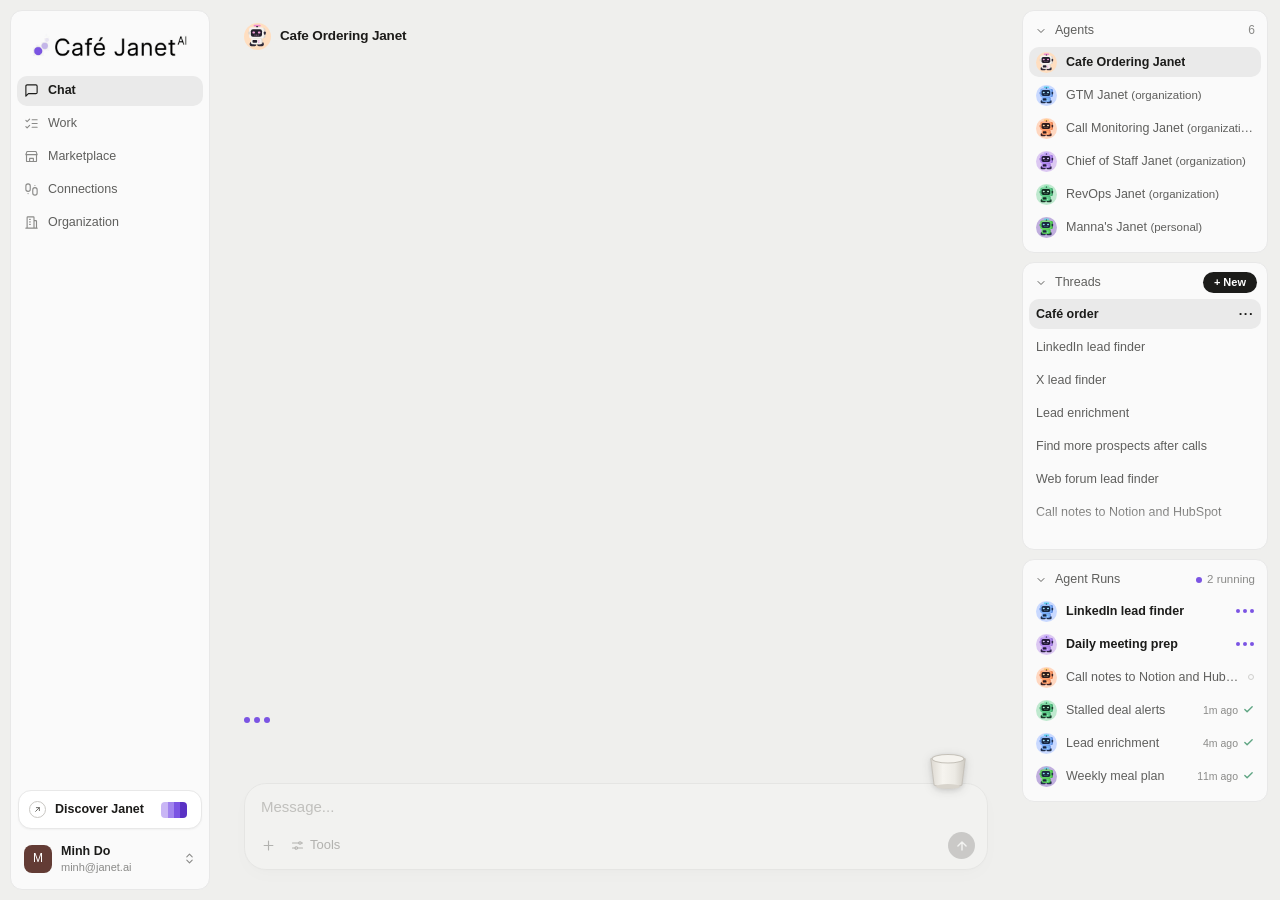
<file: index.html>
<!DOCTYPE html>
<html lang="en">
<head>
<meta charset="utf-8" />
<meta name="viewport" content="width=device-width, initial-scale=1, viewport-fit=cover" />
<title>Janet — Café Popup</title>
<link rel="stylesheet" href="assets/chrome.css" />
<link rel="stylesheet" href="assets/drinks.css" />
<style>
  .scroll {
    flex: 1;
    min-height: 0;
    overflow-y: auto;
    display: flex;
    flex-direction: column;
    padding: 12px 24px 16px;
  }

  .thread {
    width: 100%;
    display: flex;
    flex-direction: column;
    gap: 18px;
    margin-top: auto;
  }

  /* ---------- messages ---------- */
  .msg { display: flex; }
  .msg.user { justify-content: flex-end; }

  .msg.user .user-col {
    display: flex;
    flex-direction: column;
    align-items: flex-end;
    max-width: 78%;
    min-width: 0;
  }

  .msg.user .user-view {
    display: flex;
    flex-direction: column;
    align-items: flex-end;
    width: 100%;
  }

  .msg.user .bubble {
    background: #d8d6d3;
    border: 1px solid rgba(28, 27, 25, .1);
    border-radius: 16px;
    padding: 9px 16px;
    white-space: pre-wrap;
    word-break: break-word;
    box-shadow: 0 1px 2px rgba(28, 27, 25, .04);
  }

  .msg-actions {
    display: flex;
    align-items: center;
    gap: 1px;
    margin-top: 5px;
    padding-right: 1px;
    color: #8e8e93;
    font-size: 12px;
    line-height: 1;
    opacity: 0;
    pointer-events: none;
    transition: opacity .15s ease;
  }

  .msg.user:not(.locked):hover .msg-actions,
  .msg.user:not(.locked):focus-within .msg-actions {
    opacity: 1;
    pointer-events: auto;
  }

  .msg.user.locked .msg-actions {
    display: none;
  }

  .msg-time {
    margin-right: 7px;
    font-size: 12px;
    letter-spacing: -.01em;
  }

  .msg-act {
    display: grid;
    place-items: center;
    width: 22px;
    height: 22px;
    border: 0;
    background: transparent;
    color: inherit;
    cursor: pointer;
    border-radius: 5px;
    padding: 0;
    transition: color .12s ease, background .12s ease;
  }

  .msg-act svg { width: 14px; height: 14px; display: block; }

  .msg-act:hover { color: #636366; background: rgba(0, 0, 0, .045); }
  .msg-act:disabled { opacity: .35; cursor: default; background: transparent; }

  .user-edit {
    display: flex;
    flex-direction: column;
    align-items: flex-end;
    width: 100%;
  }

  .edit-shell {
    display: flex;
    flex-direction: column;
    align-items: stretch;
    max-width: 100%;
  }

  .edit-field {
    width: auto;
    max-width: 100%;
    min-width: 0;
    box-sizing: border-box;
    background: #fff;
    border: 1px solid #7eb8f7;
    border-radius: 16px;
    box-shadow: 0 0 0 3px rgba(126, 184, 247, .22);
    padding: 9px 16px;
    font: inherit;
    font-size: 15px;
    line-height: 1.4;
    color: var(--ink);
    outline: none;
    resize: none;
    overflow: hidden;
  }

  .edit-bar {
    display: flex;
    align-items: center;
    gap: 10px;
    margin-top: 8px;
  }

  .edit-info {
    display: grid;
    place-items: center;
    width: 18px;
    height: 18px;
    flex: none;
    color: #8e8e93;
  }

  .edit-info svg { width: 15px; height: 15px; display: block; }

  .edit-cancel {
    border: 0;
    background: transparent;
    font: inherit;
    font-size: 13px;
    color: #1c1b19;
    cursor: pointer;
    padding: 4px 2px;
  }

  .edit-cancel:hover { color: #000; }

  .edit-save {
    margin-left: auto;
    font: inherit;
    font-size: 13px;
    font-weight: 600;
    color: #fff;
    background: #8e8e93;
    border: 0;
    border-radius: 999px;
    padding: 6px 18px;
    cursor: pointer;
    transition: background .14s ease;
  }

  .edit-save:hover { background: #7a7a7e; }
  .edit-save:disabled { opacity: .45; cursor: default; }

  .msg.agent .bubble {
    max-width: 90%;
    font-size: 16.5px;
    line-height: 1.65;
    letter-spacing: -.005em;
    white-space: pre-wrap;
    word-break: break-word;
  }

  .msg, .tool-row, .options { animation: rise .22s ease-out; }

  @keyframes rise {
    from { opacity: 0; transform: translateY(5px); }
    to { opacity: 1; transform: none; }
  }

  /* ---------- typing indicator ---------- */
  .typing {
    display: inline-flex;
    align-items: center;
    gap: 4px;
    height: 22px;
  }

  .typing i {
    width: 6px;
    height: 6px;
    border-radius: 50%;
    background: var(--brand);
    animation: blink 1.2s infinite ease-in-out;
  }

  .typing i:nth-child(2) { animation-delay: .18s; }
  .typing i:nth-child(3) { animation-delay: .36s; }

  @keyframes blink {
    0%, 60%, 100% { opacity: .28; transform: translateY(0); }
    30% { opacity: 1; transform: translateY(-2px); }
  }

  /* ---------- tool / theater rows ---------- */
  .tool-row {
    display: flex;
    align-items: center;
    gap: 10px;
    font-size: 13px;
    color: #6d6c68;
    background: #fff;
    border: 1px solid var(--line);
    border-radius: 14px;
    padding: 9px 14px;
    align-self: flex-start;
    max-width: 100%;
    box-shadow: 0 1px 2px rgba(28, 27, 25, .03);
  }

  .tool-row.is-ok { color: #3f3e3b; }
  .tool-row.is-ok .tick { color: var(--brand); }
  .tool-row.is-warn { color: #8a6d3b; border-color: #ecdfc4; background: #fdfaf2; }

  .tool-row + .tool-row { margin-top: -12px; }

  .tool-row .typing {
    width: 22px;
    flex: none;
    justify-content: flex-start;
  }

  .spinner {
    width: 13px;
    height: 13px;
    flex: none;
    border-radius: 50%;
    border: 2px solid rgba(123, 84, 227, .2);
    border-top-color: var(--brand);
    animation: spin .7s linear infinite;
  }

  @keyframes spin { to { transform: rotate(360deg); } }

  .tick { width: 13px; height: 13px; flex: none; }

  /* ---------- drink options: product panels ---------- */
  .options {
    display: grid;
    grid-template-columns: repeat(auto-fit, minmax(272px, 1fr));
    gap: 14px;
    width: 100%;
    align-items: stretch;
  }

  .drink-card {
    display: flex;
    flex-direction: column;
    text-align: left;
    background: #f2f1ef;
    border: 1px solid var(--line);
    border-radius: 18px;
    overflow: hidden;
    cursor: pointer;
    box-shadow: 0 1px 2px rgba(28, 27, 25, .03);
    transition: transform .14s ease, border-color .14s ease, box-shadow .14s ease;
    font-size: 12.5px;
    line-height: 1.35;
    color: var(--nav-sub);
  }

  .drink-card:hover {
    border-color: rgba(123, 84, 227, .42);
    transform: translateY(-2px);
    box-shadow: 0 2px 4px rgba(28, 27, 25, .04), 0 10px 22px rgba(123, 84, 227, .14);
  }

  .drink-card.is-locked {
    opacity: .45;
    cursor: default;
    transform: none;
    box-shadow: none;
    border-color: var(--line);
  }

  .dc-title {
    font-size: 12.5px;
    font-weight: 600;
    letter-spacing: normal;
    line-height: 1.35;
    color: var(--nav-ink);
    margin: 0 0 8px;
  }

  .dc-tags {
    display: flex;
    flex-wrap: wrap;
    gap: 5px;
  }

  .dc-tag {
    font-size: 10.5px;
    font-weight: 500;
    line-height: 1;
    padding: 5px 7px;
    border-radius: 4px;
    border: 1px solid #d3d2cf;
    color: var(--nav-sub);
    white-space: nowrap;
  }

  .dc-tag.is-brand {
    background: var(--brand-soft);
    border-color: rgba(123, 84, 227, .35);
    color: var(--brand);
    font-weight: 600;
  }

  /* header: identity on the left, the glass on the right */
  .dc-head {
    display: flex;
    align-items: flex-start;
    gap: 14px;
    padding: 16px 18px 14px;
  }

  .dc-info { flex: 1; min-width: 0; }

  .dc-art { flex: none; width: 78px; }

  .dc-art .drink-art { width: 100%; height: auto; display: block; }

  .dc-body {
    background: #fff;
    border-radius: 18px 18px 0 0;
    padding: 16px 18px 18px;
    flex: 1;
    display: flex;
    flex-direction: column;
    gap: 18px;
  }

  .dc-desc {
    font-size: 12.5px;
    font-weight: 500;
    line-height: 1.45;
    color: var(--nav-sub);
    margin: 0;
  }

  .dc-pick {
    display: block;
    margin-top: auto;
    padding: 9px 13px;
    border-radius: 13px;
    background: #fff;
    border: 1px solid var(--panel-edge);
    box-shadow: 0 1px 2px rgba(28, 27, 25, .04);
    font: inherit;
    font-size: 12.5px;
    font-weight: 600;
    letter-spacing: normal;
    color: var(--ink);
    text-align: center;
    transition: transform .16s ease, box-shadow .16s ease, border-color .16s ease;
  }

  .drink-card:hover .dc-pick {
    transform: translateY(-1px);
    box-shadow: 0 2px 4px rgba(28, 27, 25, .06), 0 8px 18px rgba(123, 84, 227, .12);
  }

  .drink-card.is-locked .dc-pick {
    opacity: .45;
    transform: none;
    box-shadow: 0 1px 2px rgba(28, 27, 25, .04);
  }

  /* ---------- composer ---------- */
  .composer-wrap {
    position: relative;
    padding: 36px 24px 20px;
  }

  .composer-teacup {
    position: absolute;
    top: -28px;
    right: 28px;
    width: 72px;
    height: 82px;
    pointer-events: none;
    z-index: 3;
    filter: drop-shadow(0 2px 5px rgba(28, 27, 25, .14)) drop-shadow(0 1px 2px rgba(28, 27, 25, .08));
  }

  .composer-teacup .tc-steam {
    fill: none;
    stroke: #a8a6a2;
    stroke-width: 1.3;
    stroke-linecap: round;
    opacity: 0;
    animation: tcSteam 3.2s ease-in-out infinite;
  }

  .composer-teacup .tc-steam:nth-child(1) { animation-delay: 0s; }
  .composer-teacup .tc-steam:nth-child(2) { animation-delay: 1.1s; }
  .composer-teacup .tc-steam:nth-child(3) { animation-delay: 2.2s; }

  @keyframes tcSteam {
    0% { opacity: 0; transform: translateY(2px); }
    12% { opacity: .65; }
    75% { opacity: .2; transform: translateY(-16px); }
    100% { opacity: 0; transform: translateY(-22px); }
  }

  .composer-teacup .tc-body { fill: url(#tcCeramic); stroke: #c4c0b8; stroke-width: 0.7; }
  .composer-teacup .tc-tea { fill: #5a8a52; }
  .composer-teacup .tc-rim { fill: #f5f3ee; stroke: #c4c0b8; stroke-width: 0.8; }
  .composer-teacup .tc-inner { fill: none; stroke: #4a7244; stroke-width: 0.5; opacity: .45; }
  .composer-teacup .tc-base { fill: #d8d4cc; }

  .composer {
    position: relative;
    z-index: 1;
    width: 100%;
    background: var(--card);
    border: 1px solid var(--line);
    border-radius: 22px;
    padding: 12px 12px 10px 16px;
    box-shadow: 0 1px 2px rgba(28, 27, 25, .02), 0 6px 18px rgba(28, 27, 25, .03);
    transition: border-color .18s ease, box-shadow .18s ease, opacity .15s ease;
  }

  .composer:focus-within {
    border-color: rgba(123, 84, 227, .38);
    box-shadow: 0 0 0 3px rgba(123, 84, 227, .1), 0 6px 18px rgba(28, 27, 25, .05);
  }

  .composer.disabled { opacity: .6; }

  .composer textarea {
    width: 100%;
    border: 0;
    outline: none;
    resize: none;
    background: transparent;
    font: inherit;
    font-size: 15px;
    line-height: 1.4;
    color: var(--ink);
    max-height: 140px;
    padding: 0;
  }

  .composer textarea::placeholder { color: #a3a29e; }

  .composer-bar {
    display: flex;
    align-items: center;
    gap: 14px;
    margin-top: 9px;
    color: var(--muted);
    font-size: 13px;
  }

  .composer-bar .ghost {
    display: inline-flex;
    align-items: center;
    gap: 5px;
    padding: 3px 7px;
    margin: -3px -7px;
    border-radius: 8px;
    cursor: default;
    transition: background .14s ease, color .14s ease;
  }

  .composer-bar .ghost:hover { background: var(--hover); color: #55534f; }

  .composer-bar .grow { flex: 1; }

  .send {
    width: 27px;
    height: 27px;
    border-radius: 50%;
    border: 0;
    background: var(--accent);
    color: #fff;
    display: grid;
    place-items: center;
    cursor: pointer;
    transition: background .2s ease, box-shadow .2s ease, opacity .15s ease;
  }

  .send.ready {
    background: var(--brand);
    box-shadow:
      0 0 0 3px rgba(123, 84, 227, .22),
      0 0 18px rgba(123, 84, 227, .48);
  }

  .send:disabled { opacity: .3; cursor: default; box-shadow: none; }

  .drink-card:focus-visible,
  .send:focus-visible {
    outline: 2px solid var(--brand);
    outline-offset: 3px;
  }

  @media (max-width: 780px) {
    .scroll, .composer-wrap { padding-left: 16px; padding-right: 16px; }
    .composer-teacup {
      right: 16px;
      width: 56px;
      height: 64px;
      top: -20px;
    }
  }

  @media (max-width: 420px) {
    .composer-teacup { display: none; }
  }
</style>
</head>
<body>
<!-- Illustrated agent avatar. Fills are driven by custom properties so each
     .bot variant re-colours the same drawing; inline style is required because
     var() is not allowed in SVG presentation attributes. -->
<svg class="sprite" aria-hidden="true" focusable="false"><symbol id="jbot" viewBox="0 0 24 24">
  <rect x="8.5" y=".7" width="7" height="1.8" rx=".9" style="fill:var(--r-crest)" />
  <rect x="11.1" y="1.9" width="1.8" height="2.2" rx=".6" style="fill:var(--r-limb)" />
  <rect x="16.6" y="3.9" width="3.6" height="10.2" rx="1.6" style="fill:var(--r-shade)" />
  <rect x="4" y="3.3" width="14.6" height="11.2" rx="2.7" style="fill:var(--r-shell)" />
  <rect x="18.6" y="7.3" width="1.9" height="3.4" rx=".95" style="fill:var(--r-limb)" />
  <rect x="3.2" y="7.5" width="1.6" height="3" rx=".8" style="fill:var(--r-shade)" />
  <rect x="5.8" y="5.2" width="11" height="7.4" rx="2" style="fill:var(--r-visor)" />
  <rect x="7.3" y="7.4" width="2.6" height="1.9" rx=".95" style="fill:var(--r-glow)" />
  <rect x="12.7" y="7.4" width="2.6" height="1.9" rx=".95" style="fill:var(--r-glow)" />
  <g style="fill:var(--r-glow)" opacity=".5">
    <rect x="9.3" y="10.4" width="1.1" height="1.1" rx=".35" />
    <rect x="10.9" y="10.4" width="1.1" height="1.1" rx=".35" />
    <rect x="12.5" y="10.4" width="1.1" height="1.1" rx=".35" />
  </g>
  <rect x="6.4" y="3.9" width="9.6" height="1" rx=".5" fill="#fff" opacity=".26" />
  <rect x="4.6" y="17.9" width="6.6" height="4.1" rx="1.7" style="fill:var(--r-limb)" />
  <rect x="12" y="17.9" width="6.6" height="4.1" rx="1.7" style="fill:var(--r-limb)" />
  <rect x="7.6" y="14.1" width="9.8" height="5.9" rx="1.9" style="fill:var(--r-shade)" />
  <rect x="5.9" y="14.4" width="10.4" height="5.7" rx="1.9" style="fill:var(--r-shell)" />
  <rect x="7.4" y="15.7" width="4.6" height="2.8" rx=".85" style="fill:var(--r-visor)" />
  <circle cx="13.7" cy="16.6" r=".65" style="fill:var(--r-crest)" />
  <circle cx="13.7" cy="18.3" r=".65" style="fill:var(--r-glow)" />
</symbol></svg>

<div class="app">
  <aside class="rail">
    <div class="rail-brand">
      <img class="logo" src="assets/logo.png?v=6" alt="Café Janet AI" />
    </div>

    <div class="rail-item active">
      <svg width="15" height="15" viewBox="0 0 24 24" fill="none" stroke="currentColor" stroke-width="1.8" stroke-linecap="round" stroke-linejoin="round"><path d="M21 15a2 2 0 0 1-2 2H7l-4 4V5a2 2 0 0 1 2-2h14a2 2 0 0 1 2 2z" /></svg>
      Chat
    </div>
    <div class="rail-item">
      <svg width="15" height="15" viewBox="0 0 24 24" fill="none" stroke="currentColor" stroke-width="1.8" stroke-linecap="round" stroke-linejoin="round"><path d="m3 17 2 2 4-4M3 7l2 2 4-4M13 6h8M13 12h8M13 18h8" /></svg>
      Work
    </div>
    <div class="rail-item">
      <svg width="15" height="15" viewBox="0 0 24 24" fill="none" stroke="currentColor" stroke-width="1.8" stroke-linecap="round" stroke-linejoin="round"><path d="M3 9h18l-1.5-4.5A1 1 0 0 0 18.5 4h-13a1 1 0 0 0-1 .5zM4 9v10a1 1 0 0 0 1 1h14a1 1 0 0 0 1-1V9M9 20v-5h6v5" /></svg>
      Marketplace
    </div>
    <div class="rail-item">
      <svg width="15" height="15" viewBox="0 0 24 24" fill="none" stroke="currentColor" stroke-width="1.8" stroke-linecap="round" stroke-linejoin="round"><rect x="3" y="3" width="7" height="12" rx="3.5" /><rect x="14" y="9" width="7" height="12" rx="3.5" /><path d="M6.5 18.5v.01M17.5 5.5v.01" /></svg>
      Connections
    </div>
    <div class="rail-item">
      <svg width="15" height="15" viewBox="0 0 24 24" fill="none" stroke="currentColor" stroke-width="1.8" stroke-linecap="round" stroke-linejoin="round"><path d="M5 21V4a1 1 0 0 1 1-1h9a1 1 0 0 1 1 1v17M16 9h3a1 1 0 0 1 1 1v11M3 21h18M9 7h1M9 11h1M9 15h1" /></svg>
      Organization
    </div>

    <div class="rail-spacer"></div>

    <a class="discover" href="https://janet.ai" target="_blank" rel="noopener noreferrer">
      <span class="ne" aria-hidden="true">
        <svg viewBox="0 0 24 24" fill="none" stroke="currentColor" stroke-width="2.6" stroke-linecap="round" stroke-linejoin="round"><path d="M7 17 17 7M9 7h8v8" /></svg>
      </span>
      Discover Janet
      <span class="gradient" aria-hidden="true"></span>
    </a>

    <div class="rail-user">
      <span class="swatch">M</span>
      <span class="who"><b>Minh Do</b><small>minh@janet.ai</small></span>
      <svg class="chevron" width="13" height="13" viewBox="0 0 24 24" fill="none" stroke="currentColor" stroke-width="2" stroke-linecap="round" stroke-linejoin="round"><path d="m7 15 5 5 5-5M7 9l5-5 5 5" /></svg>
    </div>
  </aside>

  <main class="main">
    <header class="topbar">
      <span class="bot cafe" aria-hidden="true"><svg viewBox="0 0 24 24"><use href="#jbot" /></svg></span>
      <strong>Cafe Ordering Janet</strong>
    </header>

    <div class="scroll" id="scroll">
      <div class="thread" id="thread" aria-live="polite"></div>
    </div>

    <div class="composer-wrap" id="composerWrap">
      <svg class="composer-teacup" viewBox="0 0 54 62" aria-hidden="true" focusable="false">
        <defs>
          <linearGradient id="tcCeramic" x1="0" y1="0" x2="1" y2="0">
            <stop offset="0%" stop-color="#ddd9d2" />
            <stop offset="35%" stop-color="#f6f4ef" />
            <stop offset="70%" stop-color="#eceae4" />
            <stop offset="100%" stop-color="#cfcbc3" />
          </linearGradient>
        </defs>
        <path class="tc-steam" d="M19 6 Q14 -2 18 -10" />
        <path class="tc-steam" d="M27 4 Q27 -4 28 -12" />
        <path class="tc-steam" d="M35 6 Q40 -2 36 -10" />
        <ellipse class="tc-tea" cx="27" cy="30" rx="10.5" ry="2.6" />
        <ellipse class="tc-inner" cx="27" cy="30.5" rx="8.5" ry="1.6" />
        <path class="tc-body" d="M14 30 L16.5 50 Q27 54.5 37.5 50 L40 30 Z" />
        <ellipse class="tc-rim" cx="27" cy="30" rx="12" ry="3.2" />
        <ellipse class="tc-base" cx="27" cy="51" rx="9" ry="1.8" />
      </svg>
      <form class="composer" id="composer" autocomplete="off">
        <textarea id="input" rows="1" placeholder="Message..." aria-label="Message"></textarea>
        <div class="composer-bar">
          <span class="ghost">
            <svg width="15" height="15" viewBox="0 0 24 24" fill="none" stroke="currentColor" stroke-width="1.8" stroke-linecap="round"><path d="M12 5v14M5 12h14" /></svg>
          </span>
          <span class="ghost">
            <svg width="15" height="15" viewBox="0 0 24 24" fill="none" stroke="currentColor" stroke-width="1.8" stroke-linecap="round"><path d="M4 8h10M18 8h2M4 16h4M12 16h8" /><circle cx="16" cy="8" r="2" /><circle cx="10" cy="16" r="2" /></svg>
            Tools
          </span>
          <span class="grow"></span>
          <button class="send" id="send" type="submit" aria-label="Send">
            <svg width="14" height="14" viewBox="0 0 24 24" fill="none" stroke="currentColor" stroke-width="2.4" stroke-linecap="round" stroke-linejoin="round"><path d="M12 19V5M5 12l7-7 7 7" /></svg>
          </button>
        </div>
      </form>
    </div>

    <section class="done-screen hidden" id="done">
      <div class="receipt">
        <div class="receipt-tear is-top" aria-hidden="true"></div>
        <div class="receipt-body">
          <div class="receipt-head">
            <div class="receipt-art" id="receiptArt" aria-hidden="true"></div>
            <p class="receipt-brand">Tea Haus</p>
            <h1 class="receipt-drink" id="receiptDrink">Your drink</h1>
          </div>

          <dl class="receipt-rows">
            <div><dt>Name</dt><dd id="receiptName">&mdash;</dd></div>
            <div><dt>Email</dt><dd id="receiptEmail">&mdash;</dd></div>
            <div><dt>Company</dt><dd id="receiptCompany">&mdash;</dd></div>
          </dl>

          <p class="receipt-note">Check your email for confirmation and a surprise :)</p>

          <div class="done-actions">
            <button class="restart" id="restart" type="button">Start new order</button>
            <a class="discover" href="https://janet.ai" target="_blank" rel="noopener noreferrer">
              <span class="ne" aria-hidden="true">
                <svg viewBox="0 0 24 24" fill="none" stroke="currentColor" stroke-width="2.6" stroke-linecap="round" stroke-linejoin="round"><path d="M7 17 17 7M9 7h8v8" /></svg>
              </span>
              Discover Janet
              <span class="gradient" aria-hidden="true"></span>
            </a>
          </div>
        </div>
        <div class="receipt-tear is-bottom" aria-hidden="true"></div>
      </div>
    </section>
  </main>

  <aside class="side">
    <div class="panel">
      <div class="panel-head">
        <svg width="12" height="12" viewBox="0 0 24 24" fill="none" stroke="currentColor" stroke-width="2" stroke-linecap="round" stroke-linejoin="round"><path d="m6 9 6 6 6-6" /></svg>
        Agents
        <span class="count">6</span>
      </div>
      <div class="panel-list">
        <div class="panel-item active">
          <span class="bot cafe" aria-hidden="true"><svg viewBox="0 0 24 24"><use href="#jbot" /></svg></span>
          <span class="name">Cafe Ordering Janet</span>
        </div>
        <div class="panel-item">
          <span class="bot gtm" aria-hidden="true"><svg viewBox="0 0 24 24"><use href="#jbot" /></svg></span>
          <span class="name">GTM Janet <span class="suffix">(organization)</span></span>
        </div>
        <div class="panel-item">
          <span class="bot calls" aria-hidden="true"><svg viewBox="0 0 24 24"><use href="#jbot" /></svg></span>
          <span class="name">Call Monitoring Janet <span class="suffix">(organization)</span></span>
        </div>
        <div class="panel-item">
          <span class="bot chief" aria-hidden="true"><svg viewBox="0 0 24 24"><use href="#jbot" /></svg></span>
          <span class="name">Chief of Staff Janet <span class="suffix">(organization)</span></span>
        </div>
        <div class="panel-item">
          <span class="bot revops" aria-hidden="true"><svg viewBox="0 0 24 24"><use href="#jbot" /></svg></span>
          <span class="name">RevOps Janet <span class="suffix">(organization)</span></span>
        </div>
        <div class="panel-item">
          <span class="bot personal" aria-hidden="true"><svg viewBox="0 0 24 24"><use href="#jbot" /></svg></span>
          <span class="name">Manna's Janet <span class="suffix">(personal)</span></span>
        </div>
      </div>
    </div>

    <div class="panel panel-threads">
      <div class="panel-head">
        <svg width="12" height="12" viewBox="0 0 24 24" fill="none" stroke="currentColor" stroke-width="2" stroke-linecap="round" stroke-linejoin="round"><path d="m6 9 6 6 6-6" /></svg>
        Threads
        <button class="new-pill" type="button" tabindex="-1">+ New</button>
      </div>
      <div class="panel-list-fade">
      <div class="panel-list">
        <div class="panel-item active">
          <span class="name">Café order</span>
          <span class="dots">···</span>
        </div>
        <div class="panel-item">
          <span class="name">LinkedIn lead finder</span>
        </div>
        <div class="panel-item">
          <span class="name">X lead finder</span>
        </div>
        <div class="panel-item">
          <span class="name">Lead enrichment</span>
        </div>
        <div class="panel-item">
          <span class="name">Find more prospects after calls</span>
        </div>
        <div class="panel-item">
          <span class="name">Web forum lead finder</span>
        </div>
        <div class="panel-item">
          <span class="name">Call notes to Notion and HubSpot</span>
        </div>
        <div class="panel-item">
          <span class="name">Post-call items to Notion doc</span>
        </div>
        <div class="panel-item">
          <span class="name">Post-call items to Linear tickets</span>
        </div>
        <div class="panel-item">
          <span class="name">Daily meeting prep</span>
        </div>
        <div class="panel-item">
          <span class="name">Urgent email alerts</span>
        </div>
        <div class="panel-item">
          <span class="name">Daily inbox triage</span>
        </div>
        <div class="panel-item">
          <span class="name">Customer emails to tickets</span>
        </div>
        <div class="panel-item">
          <span class="name">Daily standup digest</span>
        </div>
        <div class="panel-item">
          <span class="name">Stalled deal alerts</span>
        </div>
      </div>
      </div>
    </div>

    <div class="panel panel-runs">
      <div class="panel-head">
        <svg width="12" height="12" viewBox="0 0 24 24" fill="none" stroke="currentColor" stroke-width="2" stroke-linecap="round" stroke-linejoin="round"><path d="m6 9 6 6 6-6" /></svg>
        Agent Runs
        <span class="runs-live"><i aria-hidden="true"></i><span class="runs-count"><span id="runsCount">0</span> running</span></span>
      </div>
      <div class="panel-list runs-list" id="runsList"></div>
    </div>
  </aside>
</div>

<script src="assets/config.js"></script>
<script src="assets/drinks.js"></script>
<script>
const TYPING_MS = 1500;
const THEATER_MS = 2400;

const ICON_EDIT =
  '<svg viewBox="0 0 24 24" fill="none" stroke="currentColor" stroke-width="1.8" ' +
  'stroke-linecap="round" stroke-linejoin="round"><path d="M12 20h9" />' +
  '<path d="M16.5 3.5a2.12 2.12 0 0 1 3 3L7 19l-4 1 1-4Z" /></svg>';

const ICON_COPY =
  '<svg viewBox="0 0 24 24" fill="none" stroke="currentColor" stroke-width="1.8" ' +
  'stroke-linecap="round" stroke-linejoin="round"><rect x="9" y="9" width="13" height="13" rx="2" />' +
  '<path d="M5 15H4a2 2 0 0 1-2-2V4a2 2 0 0 1 2-2h9a2 2 0 0 1 2 2v1" /></svg>';

const ICON_INFO =
  '<svg viewBox="0 0 24 24" fill="none" stroke="currentColor" stroke-width="1.8" ' +
  'stroke-linecap="round" stroke-linejoin="round"><circle cx="12" cy="12" r="9" />' +
  '<path d="M12 11v5M12 8h.01" /></svg>';

const EDITABLE_FIELDS = new Set(["firstName", "lastName", "email", "company"]);
const EMAIL_RE = /^[^\s@]+@[^\s@]+\.[^\s@]+$/;

const thread = document.getElementById("thread");
const scroller = document.getElementById("scroll");
const composer = document.getElementById("composer");
const composerWrap = document.getElementById("composerWrap");
const input = document.getElementById("input");
const sendBtn = document.getElementById("send");
const doneScreen = document.getElementById("done");
const restartBtn = document.getElementById("restart");
const receiptArt = document.getElementById("receiptArt");
const receiptDrink = document.getElementById("receiptDrink");
const receiptName = document.getElementById("receiptName");
const receiptEmail = document.getElementById("receiptEmail");
const receiptCompany = document.getElementById("receiptCompany");

let step = "firstName";
let order = { firstName: "", lastName: "", email: "", company: "", drink: "" };
let pickedDrink = null;

const wait = (ms) => new Promise((r) => setTimeout(r, ms));

function escapeHtml(str) {
  return String(str)
    .replace(/&/g, "&amp;")
    .replace(/</g, "&lt;")
    .replace(/>/g, "&gt;")
    .replace(/"/g, "&quot;")
    .replace(/'/g, "&#39;");
}

function scrollToEnd() {
  scroller.scrollTop = scroller.scrollHeight;
}

function addMessage(who, text) {
  const row = document.createElement("div");
  row.className = "msg " + who;
  const bubble = document.createElement("div");
  bubble.className = "bubble";
  bubble.innerHTML = escapeHtml(text).replace(/\n/g, "<br />");
  row.appendChild(bubble);
  thread.appendChild(row);
  scrollToEnd();
  return row;
}

function setBubbleText(bubble, text) {
  bubble.innerHTML = escapeHtml(text).replace(/\n/g, "<br />");
}

function lockUserMessageActions(wrap) {
  wrap.classList.add("locked");
  wrap.querySelectorAll(".msg-act").forEach((btn) => {
    btn.disabled = true;
  });
}

function lockOtherUserMessages(keepWrap) {
  thread.querySelectorAll(".msg.user[data-field]").forEach((wrap) => {
    if (wrap !== keepWrap) lockUserMessageActions(wrap);
  });
}

function lockAllUserMessageActions() {
  thread.querySelectorAll(".msg.user[data-field]").forEach(lockUserMessageActions);
}

function findFollowingAgentMessage(userWrap) {
  let el = userWrap.nextElementSibling;
  while (el) {
    if (el.classList.contains("msg") && el.classList.contains("agent")) return el;
    if (el.classList.contains("options")) return null;
    el = el.nextElementSibling;
  }
  return null;
}

function isValidEmail(value) {
  const email = String(value).trim();
  if (!EMAIL_RE.test(email)) return false;
  if (email.includes("..")) return false;
  const domain = email.slice(email.lastIndexOf("@") + 1);
  if (!domain || domain.startsWith(".") || domain.endsWith(".")) return false;
  const tld = domain.split(".").pop();
  return /^[a-zA-Z]{2,}$/.test(tld);
}

function getAgentTextForField(field) {
  if (field === "firstName") return "Nice to meet you, " + order.firstName + "! And your last name?";
  if (field === "lastName") return "What email should we send the confirmation to?";
  if (field === "email") return "Got it. Where do you work?";
  if (field === "company") return "All set. What drink can I get you?";
  return null;
}

async function regenerateFollowingAgent(userWrap, field) {
  const agentRow = findFollowingAgentMessage(userWrap);
  const text = getAgentTextForField(field);
  if (!agentRow || !text) return;

  const current = agentRow.querySelector(".bubble")?.textContent;
  if (current === text) return;

  agentRow.innerHTML = '<div class="typing"><i></i><i></i><i></i></div>';
  scrollToEnd();
  await wait(TYPING_MS);

  agentRow.innerHTML = "";
  const bubble = document.createElement("div");
  bubble.className = "bubble";
  setBubbleText(bubble, text);
  agentRow.appendChild(bubble);
  scrollToEnd();
}

async function copyText(text) {
  try {
    await navigator.clipboard.writeText(text);
  } catch {
    const ta = document.createElement("textarea");
    ta.value = text;
    ta.style.position = "fixed";
    ta.style.left = "-9999px";
    document.body.appendChild(ta);
    ta.select();
    document.execCommand("copy");
    ta.remove();
  }
}

function addUserMessage(text, field) {
  const wrap = document.createElement("div");
  wrap.className = "msg user";
  if (field) wrap.dataset.field = field;

  const col = document.createElement("div");
  col.className = "user-col";

  const view = document.createElement("div");
  view.className = "user-view";

  const bubble = document.createElement("div");
  bubble.className = "bubble";
  setBubbleText(bubble, text);
  view.appendChild(bubble);

  if (field && EDITABLE_FIELDS.has(field)) {
    const actions = document.createElement("div");
    actions.className = "msg-actions";
    actions.innerHTML =
      '<span class="msg-time">just now</span>' +
      '<button class="msg-act" type="button" data-act="edit" aria-label="Edit">' + ICON_EDIT + "</button>" +
      '<button class="msg-act" type="button" data-act="copy" aria-label="Copy">' + ICON_COPY + "</button>";

    const edit = document.createElement("div");
    edit.className = "user-edit hidden";
    edit.innerHTML =
      '<div class="edit-shell">' +
      '<textarea class="edit-field" rows="1" aria-label="Edit message"></textarea>' +
      '<div class="edit-bar">' +
      '<span class="edit-info" aria-hidden="true">' + ICON_INFO + "</span>" +
      '<button class="edit-cancel" type="button">Cancel</button>' +
      '<button class="edit-save" type="button">Save</button>' +
      "</div></div>";

    const editField = edit.querySelector(".edit-field");
    const saveBtn = edit.querySelector(".edit-save");
    let editBaseW = 0;
    let editBaseH = 0;

    function syncEditSize() {
      editField.style.width = "0px";
      editField.style.height = "0px";
      const w = Math.max(editBaseW, editField.scrollWidth + 2);
      const h = Math.max(editBaseH, Math.min(editField.scrollHeight, 200));
      editField.style.width = w + "px";
      editField.style.height = h + "px";
    }

    function closeEdit() {
      edit.classList.add("hidden");
      view.classList.remove("hidden");
    }

    function openEdit() {
      if (wrap.classList.contains("locked")) return;
      editField.value = bubble.textContent;
      editBaseW = bubble.offsetWidth;
      editBaseH = bubble.offsetHeight;
      view.classList.add("hidden");
      edit.classList.remove("hidden");
      syncEditSize();
      editField.focus();
      editField.setSelectionRange(editField.value.length, editField.value.length);
    }

    actions.querySelector('[data-act="copy"]').addEventListener("click", () => {
      copyText(bubble.textContent);
    });

    actions.querySelector('[data-act="edit"]').addEventListener("click", openEdit);

    edit.querySelector(".edit-cancel").addEventListener("click", closeEdit);
    editField.addEventListener("input", syncEditSize);

    editField.addEventListener("keydown", (e) => {
      if (e.key === "Escape") {
        e.preventDefault();
        closeEdit();
      } else if (e.key === "Enter" && !e.shiftKey) {
        e.preventDefault();
        saveBtn.click();
      }
    });

    saveBtn.addEventListener("click", async () => {
      const next = editField.value.trim();
      if (!next) return;
      if (field === "email" && !isValidEmail(next)) {
        editField.focus();
        return;
      }
      const changed = next !== bubble.textContent;
      setBubbleText(bubble, next);
      order[field] = next;
      closeEdit();
      if (changed) await regenerateFollowingAgent(wrap, field);
      scrollToEnd();
    });

    view.appendChild(actions);
    col.append(view, edit);
  } else {
    col.appendChild(view);
  }

  wrap.appendChild(col);
  thread.appendChild(wrap);
  if (field && EDITABLE_FIELDS.has(field)) lockOtherUserMessages(wrap);
  scrollToEnd();
  return wrap;
}

function addTheaterRow(label) {
  const row = document.createElement("div");
  row.className = "tool-row";
  row.innerHTML =
    '<div class="typing"><i></i><i></i><i></i></div><span class="tool-label">' + escapeHtml(label) + "</span>";
  thread.appendChild(row);
  scrollToEnd();

  return {
    finish(nextLabel, ok = true) {
      row.className = "tool-row " + (ok ? "is-ok" : "is-warn");
      row.innerHTML =
        (ok
          ? '<svg class="tick" viewBox="0 0 24 24" fill="none" stroke="currentColor" stroke-width="3" stroke-linecap="round" stroke-linejoin="round"><path d="M20 6L9 17l-5-5"/></svg>'
          : '<svg class="tick" viewBox="0 0 24 24" fill="none" stroke="currentColor" stroke-width="2.6" stroke-linecap="round"><circle cx="12" cy="12" r="9"/><path d="M12 8v5M12 16.5v.01"/></svg>') +
        '<span class="tool-label">' + escapeHtml(nextLabel) + "</span>";
      scrollToEnd();
    },
  };
}

function addToolRow(label) {
  const row = document.createElement("div");
  row.className = "tool-row";
  row.innerHTML =
    '<span class="spinner"></span><span class="tool-label">' + escapeHtml(label) + "</span>";
  thread.appendChild(row);
  scrollToEnd();

  return {
    finish(nextLabel, ok = true) {
      row.className = "tool-row " + (ok ? "is-ok" : "is-warn");
      row.innerHTML =
        (ok
          ? '<svg class="tick" viewBox="0 0 24 24" fill="none" stroke="currentColor" stroke-width="3" stroke-linecap="round" stroke-linejoin="round"><path d="M20 6L9 17l-5-5"/></svg>'
          : '<svg class="tick" viewBox="0 0 24 24" fill="none" stroke="currentColor" stroke-width="2.6" stroke-linecap="round"><circle cx="12" cy="12" r="9"/><path d="M12 8v5M12 16.5v.01"/></svg>') +
        '<span class="tool-label">' + escapeHtml(nextLabel) + "</span>";
      scrollToEnd();
    },
  };
}

function setInputEnabled(enabled, placeholder) {
  input.disabled = !enabled;
  sendBtn.disabled = !enabled;
  composer.classList.toggle("disabled", !enabled);
  input.placeholder = placeholder || "Message...";
  syncSendButton();
  if (enabled) input.focus();
}

function syncSendButton() {
  const hasText = input.value.trim().length > 0;
  sendBtn.classList.toggle("ready", hasText && !input.disabled);
}

async function agentSay(text) {
  setInputEnabled(false);

  const row = document.createElement("div");
  row.className = "msg agent";
  row.innerHTML = '<div class="typing"><i></i><i></i><i></i></div>';
  thread.appendChild(row);
  scrollToEnd();

  await wait(TYPING_MS);

  row.innerHTML = "";
  const bubble = document.createElement("div");
  bubble.className = "bubble";
  bubble.innerHTML = escapeHtml(text).replace(/\n/g, "<br />");
  row.appendChild(bubble);
  scrollToEnd();
}

/* ---------------- theater: fake integration work ---------------- */
async function runTheater() {
  setInputEnabled(false, "Janet is working...");

  const connect = addTheaterRow("Connecting to Google Sheets integration");
  await wait(THEATER_MS);
  connect.finish("Connected to Google Sheets");

  const update = addTheaterRow("Updating Google Sheet (Café Orders)");
  await wait(THEATER_MS);
  update.finish("Google Sheet Updated: Café Orders");
}

/* ---------------- drink picker ---------------- */
function showDrinkOptions() {
  setInputEnabled(false, "Pick an option above");

  const wrap = document.createElement("div");
  wrap.className = "options";

  DRINKS.forEach((drink, i) => {
    const card = document.createElement("div");
    card.className = "drink-card";
    card.setAttribute("role", "button");
    card.tabIndex = 0;
    card.setAttribute("aria-label", "Choose " + drink.name);

    const tags =
      (drink.badge ? '<span class="dc-tag is-brand">' + escapeHtml(drink.badge) + "</span>" : "") +
      drink.tags.map((t) => '<span class="dc-tag">' + escapeHtml(t) + "</span>").join("");

    card.innerHTML =
      '<div class="dc-head">' +
      '<div class="dc-info">' +
      '<div class="dc-title">' + escapeHtml(drink.name) + "</div>" +
      (tags ? '<div class="dc-tags">' + tags + "</div>" : "") +
      "</div>" +
      '<div class="dc-art">' + cupArt(i, drink.art, drink.layers) + "</div>" +
      "</div>" +
      '<div class="dc-body">' +
      '<p class="dc-desc">' + escapeHtml(drink.desc) + "</p>" +
      '<span class="dc-pick">Order this drink</span>' +
      "</div>";

    function pick() {
      if (wrap.dataset.picked) return;
      wrap.dataset.picked = "1";
      wrap.querySelectorAll(".drink-card").forEach((c) => {
        c.classList.add("is-locked");
        c.tabIndex = -1;
      });
      wrap.remove();
      chooseDrink(drink);
    }

    card.addEventListener("click", pick);
    card.addEventListener("keydown", (e) => {
      if (e.key === "Enter" || e.key === " ") {
        e.preventDefault();
        pick();
      }
    });

    wrap.appendChild(card);
  });

  thread.appendChild(wrap);
  scrollToEnd();
}

async function chooseDrink(drink) {
  if (step !== "drink") return;
  step = "submit";
  pickedDrink = drink;
  order.drink = drink.name;
  lockAllUserMessageActions();
  addMessage("user", drink.name);

  const sending = addToolRow("Sending your order");
  const ok = await postOrder({
    timestamp: new Date().toISOString(),
    firstName: order.firstName,
    lastName: order.lastName,
    company: order.company,
    email: order.email,
    drink: order.drink,
  });
  sending.finish(ok ? "Order sent" : "Saved locally", ok);

  await wait(900);
  showDone();
}

/* ---------------- backend ---------------- */
async function postOrder(payload) {
  if (!SHEET_ENDPOINT) {
    console.warn("SHEET_ENDPOINT is not set — order not written to the sheet.", payload);
    return false;
  }

  try {
    const res = await fetch(SHEET_ENDPOINT, {
      method: "POST",
      // text/plain keeps this a "simple" request, so the browser skips the
      // CORS preflight that Apps Script web apps cannot answer.
      headers: { "Content-Type": "text/plain;charset=utf-8" },
      body: JSON.stringify(payload),
    });
    if (!res.ok) throw new Error("HTTP " + res.status);
    return true;
  } catch (err) {
    console.error("Failed to write order to the sheet.", err, payload);
    return false;
  }
}

/* ---------------- state machine ---------------- */
async function handleUserText(text) {
  if (step === "email") {
    const email = text.trim();
    if (!isValidEmail(email)) {
      addUserMessage(text);
      await agentSay("That doesn't look like a valid email — could you try again?");
      setInputEnabled(true, "you@company.com");
      return;
    }
    addUserMessage(email, "email");
    order.email = email;
    step = "company";
    await agentSay("Got it. Where do you work?");
    setInputEnabled(true);
    return;
  }

  const field = step;
  addUserMessage(text, field);

  if (step === "firstName") {
    order.firstName = text;
    step = "lastName";
    await agentSay("Nice to meet you, " + text + "! And your last name?");
    setInputEnabled(true);
    return;
  }

  if (step === "lastName") {
    order.lastName = text;
    step = "email";
    await agentSay("What email should we send the confirmation to?");
    setInputEnabled(true, "you@company.com");
    return;
  }

  if (step === "company") {
    order.company = text;
    step = "theater";
    await runTheater();
    step = "drink";
    await agentSay("All set. What drink can I get you?");
    showDrinkOptions();
  }
}

function fillReceipt() {
  const name = [order.firstName, order.lastName].filter(Boolean).join(" ");
  receiptDrink.textContent = order.drink || "Your drink";
  receiptName.textContent = name || "\u2014";
  receiptEmail.textContent = order.email || "\u2014";
  receiptCompany.textContent = order.company || "\u2014";
  receiptArt.innerHTML = pickedDrink ? cupArt("R", pickedDrink.art, pickedDrink.layers) : "";
}

function showDone() {
  step = "done";
  thread.innerHTML = "";
  scroller.classList.add("hidden");
  composerWrap.classList.add("hidden");
  fillReceipt();
  doneScreen.classList.remove("hidden");
  restartBtn.focus();
}

async function start() {
  step = "firstName";
  order = { firstName: "", lastName: "", email: "", company: "", drink: "" };
  pickedDrink = null;
  thread.innerHTML = "";
  input.value = "";
  input.style.height = "auto";
  doneScreen.classList.add("hidden");
  scroller.classList.remove("hidden");
  composerWrap.classList.remove("hidden");

  await agentSay("Hey! I'm Janet, your 24/7 agent. Welcome to Tea Haus by Janet AI and Dedalus Labs :) What's your first name?");
  setInputEnabled(true);
}

/* ---------------- wiring ---------------- */
composer.addEventListener("submit", (e) => {
  e.preventDefault();
  if (input.disabled) return;

  const text = input.value.trim();
  if (!text) return;

  input.value = "";
  input.style.height = "auto";
  syncSendButton();
  handleUserText(text);
});

input.addEventListener("keydown", (e) => {
  if (e.key === "Enter" && !e.shiftKey) {
    e.preventDefault();
    composer.requestSubmit();
  }
});

input.addEventListener("input", () => {
  input.style.height = "auto";
  input.style.height = Math.min(input.scrollHeight, 140) + "px";
  syncSendButton();
});

restartBtn.addEventListener("click", start);

start();
</script>
<script src="assets/runs.js"></script>
</body>
</html>
</file>
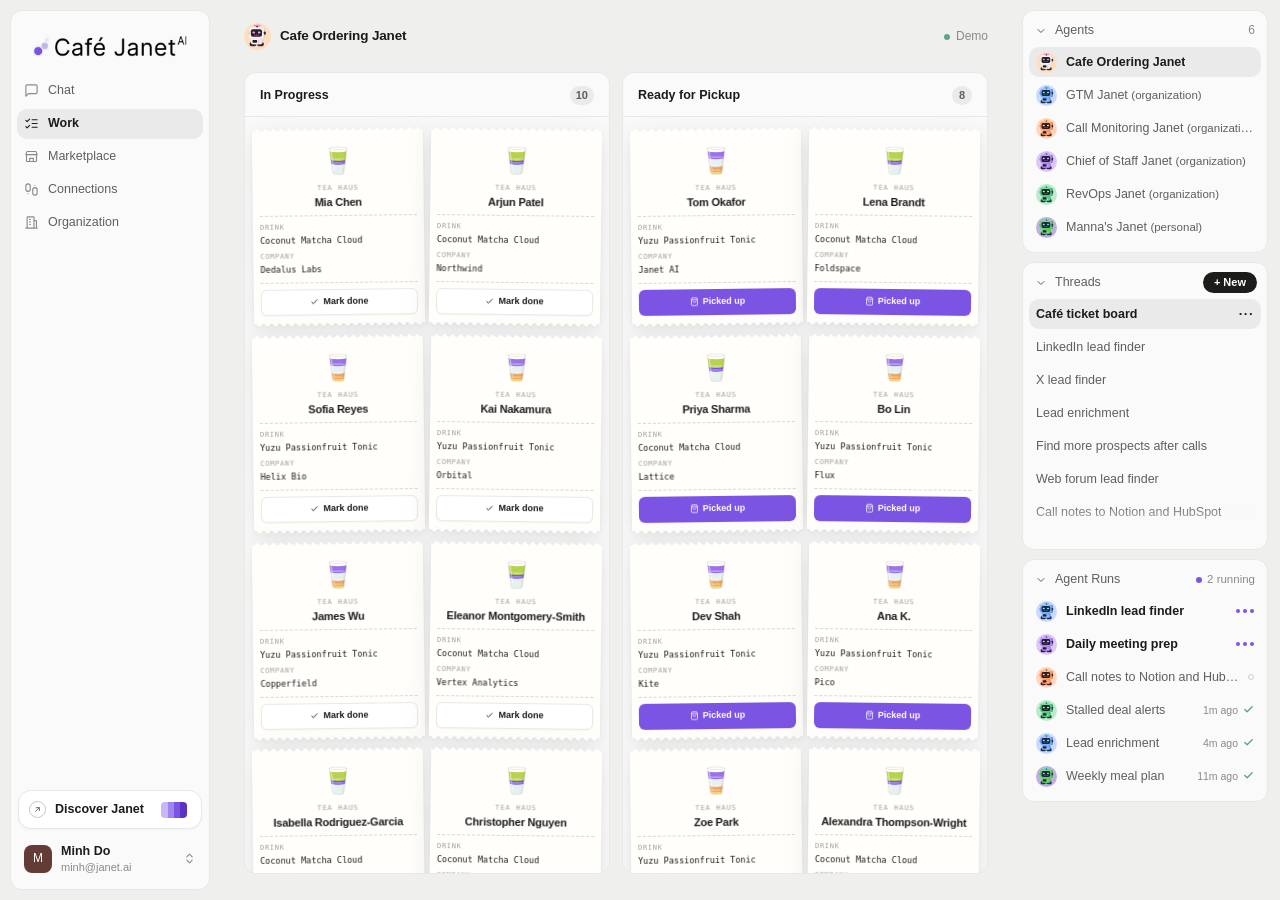
<file: board.html>
<!DOCTYPE html>
<html lang="en">
<head>
<meta charset="utf-8" />
<meta name="viewport" content="width=device-width, initial-scale=1, viewport-fit=cover" />
<title>Janet — Café Ticket Board</title>
<link rel="stylesheet" href="assets/chrome.css" />
<link rel="stylesheet" href="assets/drinks.css" />
<link rel="stylesheet" href="assets/board.css" />
</head>
<body>
<!-- Illustrated agent avatar. Fills are driven by custom properties so each
     .bot variant re-colours the same drawing; inline style is required because
     var() is not allowed in SVG presentation attributes. -->
<svg class="sprite" aria-hidden="true" focusable="false"><symbol id="jbot" viewBox="0 0 24 24">
  <rect x="8.5" y=".7" width="7" height="1.8" rx=".9" style="fill:var(--r-crest)" />
  <rect x="11.1" y="1.9" width="1.8" height="2.2" rx=".6" style="fill:var(--r-limb)" />
  <rect x="16.6" y="3.9" width="3.6" height="10.2" rx="1.6" style="fill:var(--r-shade)" />
  <rect x="4" y="3.3" width="14.6" height="11.2" rx="2.7" style="fill:var(--r-shell)" />
  <rect x="18.6" y="7.3" width="1.9" height="3.4" rx=".95" style="fill:var(--r-limb)" />
  <rect x="3.2" y="7.5" width="1.6" height="3" rx=".8" style="fill:var(--r-shade)" />
  <rect x="5.8" y="5.2" width="11" height="7.4" rx="2" style="fill:var(--r-visor)" />
  <rect x="7.3" y="7.4" width="2.6" height="1.9" rx=".95" style="fill:var(--r-glow)" />
  <rect x="12.7" y="7.4" width="2.6" height="1.9" rx=".95" style="fill:var(--r-glow)" />
  <g style="fill:var(--r-glow)" opacity=".5">
    <rect x="9.3" y="10.4" width="1.1" height="1.1" rx=".35" />
    <rect x="10.9" y="10.4" width="1.1" height="1.1" rx=".35" />
    <rect x="12.5" y="10.4" width="1.1" height="1.1" rx=".35" />
  </g>
  <rect x="6.4" y="3.9" width="9.6" height="1" rx=".5" fill="#fff" opacity=".26" />
  <rect x="4.6" y="17.9" width="6.6" height="4.1" rx="1.7" style="fill:var(--r-limb)" />
  <rect x="12" y="17.9" width="6.6" height="4.1" rx="1.7" style="fill:var(--r-limb)" />
  <rect x="7.6" y="14.1" width="9.8" height="5.9" rx="1.9" style="fill:var(--r-shade)" />
  <rect x="5.9" y="14.4" width="10.4" height="5.7" rx="1.9" style="fill:var(--r-shell)" />
  <rect x="7.4" y="15.7" width="4.6" height="2.8" rx=".85" style="fill:var(--r-visor)" />
  <circle cx="13.7" cy="16.6" r=".65" style="fill:var(--r-crest)" />
  <circle cx="13.7" cy="18.3" r=".65" style="fill:var(--r-glow)" />
</symbol></svg>
<div class="app">
<aside class="rail">
    <div class="rail-brand">
      <img class="logo" src="assets/logo.png?v=6" alt="Café Janet AI" />
    </div>

    <div class="rail-item">
      <svg width="15" height="15" viewBox="0 0 24 24" fill="none" stroke="currentColor" stroke-width="1.8" stroke-linecap="round" stroke-linejoin="round"><path d="M21 15a2 2 0 0 1-2 2H7l-4 4V5a2 2 0 0 1 2-2h14a2 2 0 0 1 2 2z" /></svg>
      Chat
    </div>
    <div class="rail-item active">
      <svg width="15" height="15" viewBox="0 0 24 24" fill="none" stroke="currentColor" stroke-width="1.8" stroke-linecap="round" stroke-linejoin="round"><path d="m3 17 2 2 4-4M3 7l2 2 4-4M13 6h8M13 12h8M13 18h8" /></svg>
      Work
    </div>
    <div class="rail-item">
      <svg width="15" height="15" viewBox="0 0 24 24" fill="none" stroke="currentColor" stroke-width="1.8" stroke-linecap="round" stroke-linejoin="round"><path d="M3 9h18l-1.5-4.5A1 1 0 0 0 18.5 4h-13a1 1 0 0 0-1 .5zM4 9v10a1 1 0 0 0 1 1h14a1 1 0 0 0 1-1V9M9 20v-5h6v5" /></svg>
      Marketplace
    </div>
    <div class="rail-item">
      <svg width="15" height="15" viewBox="0 0 24 24" fill="none" stroke="currentColor" stroke-width="1.8" stroke-linecap="round" stroke-linejoin="round"><rect x="3" y="3" width="7" height="12" rx="3.5" /><rect x="14" y="9" width="7" height="12" rx="3.5" /><path d="M6.5 18.5v.01M17.5 5.5v.01" /></svg>
      Connections
    </div>
    <div class="rail-item">
      <svg width="15" height="15" viewBox="0 0 24 24" fill="none" stroke="currentColor" stroke-width="1.8" stroke-linecap="round" stroke-linejoin="round"><path d="M5 21V4a1 1 0 0 1 1-1h9a1 1 0 0 1 1 1v17M16 9h3a1 1 0 0 1 1 1v11M3 21h18M9 7h1M9 11h1M9 15h1" /></svg>
      Organization
    </div>

    <div class="rail-spacer"></div>

    <a class="discover" href="https://janet.ai" target="_blank" rel="noopener noreferrer">
      <span class="ne" aria-hidden="true">
        <svg viewBox="0 0 24 24" fill="none" stroke="currentColor" stroke-width="2.6" stroke-linecap="round" stroke-linejoin="round"><path d="M7 17 17 7M9 7h8v8" /></svg>
      </span>
      Discover Janet
      <span class="gradient" aria-hidden="true"></span>
    </a>

    <div class="rail-user">
      <span class="swatch">M</span>
      <span class="who"><b>Minh Do</b><small>minh@janet.ai</small></span>
      <svg class="chevron" width="13" height="13" viewBox="0 0 24 24" fill="none" stroke="currentColor" stroke-width="2" stroke-linecap="round" stroke-linejoin="round"><path d="m7 15 5 5 5-5M7 9l5-5 5 5" /></svg>
    </div>
  </aside>

  <main class="main">
    <header class="topbar">
      <span class="bot cafe" aria-hidden="true"><svg viewBox="0 0 24 24"><use href="#jbot" /></svg></span>
      <strong>Cafe Ordering Janet</strong>
      <span class="board-sync" id="sync" role="status" aria-live="polite">
        <i aria-hidden="true"></i><span id="syncText">Connecting</span>
      </span>
    </header>

    <div class="columns">
      <section class="column" data-status="in progress">
        <div class="column-head">
          <span class="column-name">In Progress</span>
          <span class="count" id="countProgress">0</span>
        </div>
        <div class="column-list" id="listProgress" data-status="in progress"></div>
      </section>

      <section class="column" data-status="ready">
        <div class="column-head">
          <span class="column-name">Ready for Pickup</span>
          <span class="count" id="countReady">0</span>
        </div>
        <div class="column-list" id="listReady" data-status="ready"></div>
      </section>
    </div>
  </main>

<aside class="side">
    <div class="panel">
      <div class="panel-head">
        <svg width="12" height="12" viewBox="0 0 24 24" fill="none" stroke="currentColor" stroke-width="2" stroke-linecap="round" stroke-linejoin="round"><path d="m6 9 6 6 6-6" /></svg>
        Agents
        <span class="count">6</span>
      </div>
      <div class="panel-list">
        <div class="panel-item active">
          <span class="bot cafe" aria-hidden="true"><svg viewBox="0 0 24 24"><use href="#jbot" /></svg></span>
          <span class="name">Cafe Ordering Janet</span>
        </div>
        <div class="panel-item">
          <span class="bot gtm" aria-hidden="true"><svg viewBox="0 0 24 24"><use href="#jbot" /></svg></span>
          <span class="name">GTM Janet <span class="suffix">(organization)</span></span>
        </div>
        <div class="panel-item">
          <span class="bot calls" aria-hidden="true"><svg viewBox="0 0 24 24"><use href="#jbot" /></svg></span>
          <span class="name">Call Monitoring Janet <span class="suffix">(organization)</span></span>
        </div>
        <div class="panel-item">
          <span class="bot chief" aria-hidden="true"><svg viewBox="0 0 24 24"><use href="#jbot" /></svg></span>
          <span class="name">Chief of Staff Janet <span class="suffix">(organization)</span></span>
        </div>
        <div class="panel-item">
          <span class="bot revops" aria-hidden="true"><svg viewBox="0 0 24 24"><use href="#jbot" /></svg></span>
          <span class="name">RevOps Janet <span class="suffix">(organization)</span></span>
        </div>
        <div class="panel-item">
          <span class="bot personal" aria-hidden="true"><svg viewBox="0 0 24 24"><use href="#jbot" /></svg></span>
          <span class="name">Manna's Janet <span class="suffix">(personal)</span></span>
        </div>
      </div>
    </div>

    <div class="panel panel-threads">
      <div class="panel-head">
        <svg width="12" height="12" viewBox="0 0 24 24" fill="none" stroke="currentColor" stroke-width="2" stroke-linecap="round" stroke-linejoin="round"><path d="m6 9 6 6 6-6" /></svg>
        Threads
        <button class="new-pill" type="button" tabindex="-1">+ New</button>
      </div>
      <div class="panel-list-fade">
      <div class="panel-list">
        <div class="panel-item active">
          <span class="name">Café ticket board</span>
          <span class="dots">···</span>
        </div>
        <div class="panel-item">
          <span class="name">LinkedIn lead finder</span>
        </div>
        <div class="panel-item">
          <span class="name">X lead finder</span>
        </div>
        <div class="panel-item">
          <span class="name">Lead enrichment</span>
        </div>
        <div class="panel-item">
          <span class="name">Find more prospects after calls</span>
        </div>
        <div class="panel-item">
          <span class="name">Web forum lead finder</span>
        </div>
        <div class="panel-item">
          <span class="name">Call notes to Notion and HubSpot</span>
        </div>
        <div class="panel-item">
          <span class="name">Post-call items to Notion doc</span>
        </div>
        <div class="panel-item">
          <span class="name">Post-call items to Linear tickets</span>
        </div>
        <div class="panel-item">
          <span class="name">Daily meeting prep</span>
        </div>
        <div class="panel-item">
          <span class="name">Urgent email alerts</span>
        </div>
        <div class="panel-item">
          <span class="name">Daily inbox triage</span>
        </div>
        <div class="panel-item">
          <span class="name">Customer emails to tickets</span>
        </div>
        <div class="panel-item">
          <span class="name">Daily standup digest</span>
        </div>
        <div class="panel-item">
          <span class="name">Stalled deal alerts</span>
        </div>
      </div>
      </div>
    </div>

    <div class="panel panel-runs">
      <div class="panel-head">
        <svg width="12" height="12" viewBox="0 0 24 24" fill="none" stroke="currentColor" stroke-width="2" stroke-linecap="round" stroke-linejoin="round"><path d="m6 9 6 6 6-6" /></svg>
        Agent Runs
        <span class="runs-live"><i aria-hidden="true"></i><span class="runs-count"><span id="runsCount">0</span> running</span></span>
      </div>
      <div class="panel-list runs-list" id="runsList"></div>
    </div>
  </aside>
</div>

<script src="assets/config.js"></script>
<script src="assets/drinks.js"></script>
<script src="assets/board.js"></script>
<script src="assets/runs.js"></script>
</body>
</html>
</file>
<file: assets/chrome.css>
/* Shared app chrome: palette, left rail, right-hand panels, main column, and topbar.
   Loaded by both index.html (the order chat) and board.html (the ticket board),
   so the two pages cannot drift apart. Page-specific styles stay in page CSS. */

  :root {
    --bg: #efefed;
    --surface: #e4e4e2;
    --ink: #1c1b19;
    --muted: #8b8a86;
    --line: #e0e0de;
    --bubble: #dbdbd9;
    --hover: #d4d4d2;
    --card: #f4f4f2;
    --accent: #1c1b19;
    --brand: #7b54e3;
    --brand-soft: rgba(123, 84, 227, .11);
    --radius: 18px;
    --shadow: 0 1px 2px rgba(28, 27, 25, .03);

    /* ---- navigation surfaces (sampled from the Janet product sidebar) ----
       The reference cards are flat: one hairline border, no shadow, no glow,
       and a neutral grey highlight rather than a brand tint. */
    --panel-bg: #fafafa;
    --panel-edge: #e8e8e8;
    --panel-glow: none;
    --panel-radius: 12px;
    --row-radius: 10px;
    --row-active: #eaeaea;
    --row-hover: #f1f1f0;
    --nav-ink: #1c1c1a;
    --nav-sub: #5f5f5d;
    --nav-dim: #8a8a88;
    --mono: ui-monospace, SFMono-Regular, "SF Mono", Menlo, Consolas, monospace;
  }

  * { box-sizing: border-box; }

  html, body {
    height: 100%;
    margin: 0;
  }

  body {
    background: var(--bg);
    color: var(--ink);
    font-family: -apple-system, BlinkMacSystemFont, "Inter", "Segoe UI", Helvetica, Arial, sans-serif;
    font-size: 15px;
    line-height: 1.55;
    -webkit-font-smoothing: antialiased;
  }

  ::selection { background: rgba(123, 84, 227, .18); }

  /* thin, unobtrusive scrollbars */
  * {
    scrollbar-width: thin;
    scrollbar-color: #cfcdc9 transparent;
  }

  *::-webkit-scrollbar { width: 8px; height: 8px; }
  *::-webkit-scrollbar-track { background: transparent; }

  *::-webkit-scrollbar-thumb {
    background: #d3d1cd;
    border: 2px solid transparent;
    background-clip: content-box;
    border-radius: 99px;
  }

  *::-webkit-scrollbar-thumb:hover { background: #bdbab5; background-clip: content-box; }

  .app {
    display: flex;
    gap: 10px;
    height: 100dvh;
    padding: 10px;
  }

  /* ---------- decorative left rail ---------- */
  .rail {
    width: 200px;
    flex: 0 0 200px;
    background: var(--panel-bg);
    border: 1px solid var(--panel-edge);
    border-radius: var(--panel-radius);
    box-shadow: var(--panel-glow);
    padding: 8px 6px 10px;
    display: flex;
    flex-direction: column;
    gap: 3px;
  }

  .rail-brand {
    margin: 0 1px 12px;
    padding: 12px 4px 0;
  }

  .rail-brand .logo {
    display: block;
    width: 100%;
    height: auto;
  }

  .rail-item {
    display: flex;
    align-items: center;
    gap: 9px;
    min-height: 30px;
    padding: 4px 7px;
    border-radius: var(--row-radius);
    font-size: 12.5px;
    font-weight: 500;
    line-height: 1.35;
    color: var(--nav-sub);
    cursor: default;
    transition: background .15s ease, color .15s ease;
  }

  .rail-item svg { flex: none; color: var(--nav-dim); transition: color .15s ease; }

  .rail-item:hover { background: var(--row-hover); color: #3f3e3b; }
  .rail-item:hover svg { color: var(--nav-sub); }

  .rail-item.active {
    background: var(--row-active);
    color: var(--nav-ink);
    font-weight: 600;
  }

  .rail-item.active svg { color: var(--nav-ink); }

  .rail-spacer { flex: 1; }

  /* ---------- discover promo card ---------- */
  .discover {
    display: flex;
    align-items: center;
    gap: 9px;
    margin: 10px 1px 6px;
    padding: 9px 13px 9px 10px;
    background: #fff;
    border: 1px solid var(--panel-edge);
    border-radius: 13px;
    box-shadow: 0 1px 2px rgba(28, 27, 25, .04);
    font-size: 12.5px;
    font-weight: 600;
    letter-spacing: normal;
    color: var(--ink);
    text-decoration: none;
    white-space: nowrap;
    cursor: pointer;
    transition: transform .16s ease, box-shadow .16s ease;
    animation: discoverGlow 3.2s ease-in-out infinite;
  }

  @keyframes discoverGlow {
    0%, 100% {
      box-shadow:
        0 1px 2px rgba(28, 27, 25, .04),
        0 0 0 0 rgba(123, 84, 227, 0);
    }
    50% {
      box-shadow:
        0 1px 2px rgba(28, 27, 25, .04),
        0 0 0 2px rgba(123, 84, 227, .07),
        0 0 10px rgba(123, 84, 227, .1);
    }
  }

  .discover:hover {
    animation: none;
    transform: translateY(-1px);
    box-shadow: 0 2px 4px rgba(28, 27, 25, .06), 0 8px 18px rgba(123, 84, 227, .12);
  }

  .discover .ne {
    width: 17px;
    height: 17px;
    flex: none;
    border-radius: 50%;
    border: 1.4px solid #c9c7c3;
    display: grid;
    place-items: center;
    color: #6e6c68;
    transition: border-color .16s ease, color .16s ease;
  }

  .discover:hover .ne { border-color: var(--brand); color: var(--brand); }
  .discover .ne svg { width: 9px; height: 9px; }

  .discover .gradient {
    margin-left: auto;
    margin-right: 1px;
    width: 26px;
    height: 16px;
    flex: none;
    border-radius: 4px;
    background:
      linear-gradient(90deg,
        #c9b6f5 0 25%,
        #a184ee 25% 50%,
        #7b54e3 50% 75%,
        #5a32c4 75% 100%);
  }

  .rail-user {
    display: flex;
    align-items: center;
    gap: 9px;
    padding: 5px 7px;
    border-radius: var(--row-radius);
    font-size: 12.5px;
    color: var(--nav-ink);
    transition: background .15s ease;
  }

  .rail-user:hover { background: var(--row-hover); }

  .rail-user .who { line-height: 1.3; min-width: 0; }
  .rail-user .who b { font-weight: 600; }
  .rail-user .who small {
    display: block;
    color: var(--nav-dim);
    font-size: 11px;
  }

  .rail-user .chevron { margin-left: auto; color: var(--nav-dim); }

  /* ---------- main column + topbar (shared by chat and board) ---------- */
  .main {
    flex: 1;
    min-width: 0;
    display: flex;
    flex-direction: column;
    background: transparent;
  }

  .topbar {
    display: flex;
    align-items: center;
    gap: 9px;
    padding: 13px 24px 10px;
    font-size: 13.5px;
  }

  .topbar strong { font-weight: 600; letter-spacing: -.01em; }
  .topbar span { color: var(--muted); }
  .topbar .bot { --av: 27px; }

  .swatch {
    width: 28px;
    height: 28px;
    border-radius: 8px;
    flex: none;
    display: grid;
    place-items: center;
    color: #fff;
    font-size: 12px;
    font-weight: 500;
    background: #633c35;
  }

  /* ---------- decorative right panel ---------- */
  .side {
    width: 248px;
    flex: 0 0 248px;
    display: flex;
    flex-direction: column;
    gap: 9px;
    align-items: stretch;
    overflow-y: auto;
    padding-right: 2px;
  }

  .panel {
    border: 1px solid var(--panel-edge);
    border-radius: var(--panel-radius);
    padding: 6px 6px 10px;
    background: var(--panel-bg);
    box-shadow: var(--panel-glow);
  }

  .panel-head {
    display: flex;
    align-items: center;
    gap: 8px;
    min-height: 30px;
    padding: 2px 6px 5px;
    font-size: 12.5px;
    font-weight: 500;
    letter-spacing: normal;
    color: var(--nav-sub);
  }

  .panel-head > svg { flex: none; }

  .panel-head .count {
    margin-left: auto;
    font-size: 12px;
    color: var(--nav-dim);
    font-variant-numeric: tabular-nums;
  }

  .panel-item {
    display: flex;
    align-items: center;
    gap: 9px;
    min-height: 30px;
    padding: 4px 7px;
    border-radius: var(--row-radius);
    font-size: 12.5px;
    line-height: 1.35;
    color: var(--nav-sub);
    min-width: 0;
    cursor: default;
    transition: background .14s ease, color .14s ease;
  }

  .panel-item:hover { background: var(--row-hover); color: #3f3e3b; }

  .panel-item.active { background: var(--row-active); color: var(--nav-ink); }
  .panel-item.active .name { font-weight: 600; }

  .panel-item .name {
    font-weight: 500;
    overflow: hidden;
    text-overflow: ellipsis;
    white-space: nowrap;
  }

  .panel-item .suffix { color: var(--nav-sub); font-weight: 400; font-size: 11.5px; }

  .panel-item .dots {
    margin-left: auto;
    padding-left: 6px;
    color: var(--nav-dim);
    font-size: 13px;
    font-weight: 700;
    letter-spacing: 1.5px;
  }

  .panel-item.active .dots { color: var(--nav-ink); }

  /* ---------- agent avatars ----------
     Pastel tinted circle + a multi-tone illustrated robot. Every fill in the
     sprite reads a custom property, so one <symbol> covers every variant and
     each agent keeps its own palette. */
  .bot {
    --av: 21px;
    --r-tint: #ffdec0;
    --r-shell: #f4f1ee;
    --r-shade: #ddd6cf;
    --r-visor: #241f2b;
    --r-glow: #f2a0dc;
    --r-crest: #ef86cf;
    --r-limb: #302a38;
    width: var(--av);
    height: var(--av);
    border-radius: 50%;
    flex: none;
    display: grid;
    place-items: center;
    line-height: 1;
    background: var(--r-tint);
  }

  .bot svg {
    width: calc(var(--av) * .9);
    height: calc(var(--av) * .9);
    display: block;
  }

  .bot.gtm {
    --r-tint: #c9d9ff; --r-shell: #7fb0f7; --r-shade: #5b8ade;
    --r-visor: #172742; --r-glow: #a4e6ff; --r-crest: #5ad0f0; --r-limb: #1e2f4d;
  }

  .bot.calls {
    --r-tint: #ffd7c0; --r-shell: #ff9f6e; --r-shade: #e57f4f;
    --r-visor: #2c1b1c; --r-glow: #ffdca8; --r-crest: #ffc46b; --r-limb: #3a2325;
  }

  .bot.chief {
    --r-tint: #dcc8f2; --r-shell: #b48cf0; --r-shade: #9670d6;
    --r-visor: #221a38; --r-glow: #dcc6ff; --r-crest: #c0a2ff; --r-limb: #2b2145;
  }

  .bot.revops {
    --r-tint: #bfe9cf; --r-shell: #5ecb8a; --r-shade: #45a86e;
    --r-visor: #122b22; --r-glow: #b7f4d2; --r-crest: #86e8b0; --r-limb: #1b3a2c;
  }

  .bot.personal {
    --r-tint: #c0aede; --r-shell: #5fd45f; --r-shade: #45b348;
    --r-visor: #1b2740; --r-glow: #86dcec; --r-crest: #6fd0e0; --r-limb: #23304a;
  }

  .sprite { position: absolute; width: 0; height: 0; overflow: hidden; }

  .panel-list {
    display: flex;
    flex-direction: column;
    gap: 3px;
    max-height: 240px;
    overflow-y: auto;
  }

  .panel-list-fade {
    position: relative;
  }

  .panel-list-fade::after {
    content: "";
    position: absolute;
    left: 0;
    right: 0;
    bottom: 0;
    height: 36px;
    pointer-events: none;
    background: linear-gradient(to bottom, rgba(250, 250, 250, 0), var(--panel-bg));
  }

  .new-pill {
    margin-left: auto;
    margin-right: -2px;
    font: inherit;
    font-size: 11px;
    font-weight: 600;
    line-height: 1.35;
    color: #fff;
    background: #1c1c1a;
    border: 0;
    border-radius: 999px;
    padding: 3px 11px;
    cursor: default;
  }

  /* ---------- agent runs panel ---------- */
  .runs-live {
    margin-left: auto;
    display: inline-flex;
    align-items: center;
    gap: 5px;
    font-size: 11.5px;
    color: var(--nav-dim);
    font-variant-numeric: tabular-nums;
    white-space: nowrap;
  }

  .runs-live i {
    width: 6px;
    height: 6px;
    flex: none;
    border-radius: 50%;
    background: var(--brand);
  }

  .runs-live .runs-count {
    white-space: nowrap;
  }

  .runs-list { max-height: 240px; }

  .run-item { animation: rise .24s ease-out; }
  .run-item .name { flex: 1; min-width: 0; }
  .run-item.is-running .name { color: var(--nav-ink); font-weight: 600; }

  .run-item.is-leaving {
    animation: runLeave .2s ease-in forwards;
    pointer-events: none;
  }

  @keyframes runLeave {
    to { opacity: 0; transform: translateY(-3px); }
  }

  .run-status {
    margin-left: auto;
    flex: none;
    display: flex;
    align-items: center;
    gap: 5px;
  }

  .run-dots {
    display: inline-flex;
    align-items: center;
    gap: 3px;
  }

  .run-dots i {
    width: 4px;
    height: 4px;
    border-radius: 50%;
    background: var(--brand);
    animation: blink 1.2s infinite ease-in-out;
  }

  .run-dots i:nth-child(2) { animation-delay: .18s; }
  .run-dots i:nth-child(3) { animation-delay: .36s; }

  .run-time {
    font-size: 10.5px;
    color: var(--nav-dim);
    white-space: nowrap;
  }

  .run-check {
    width: 11px;
    height: 11px;
    flex: none;
    color: #5fa583;
  }

  .run-queued {
    width: 6px;
    height: 6px;
    flex: none;
    border-radius: 50%;
    border: 1.4px solid #cfcfcd;
  }


  /* ---------- shared responsive behaviour ---------- */
  @media (max-width: 980px) {
    .side { display: none; }
  }

  @media (max-width: 780px) {
    .rail { display: none; }
    .app { padding: 8px; }
    .topbar { padding: 12px 16px; }
  }

  @media (prefers-reduced-motion: reduce) {
    *, *::before, *::after {
      animation-duration: .01ms !important;
      animation-iteration-count: 1 !important;
      transition-duration: .01ms !important;
    }
  }

/* ---------- paper: the order receipt and the board's tickets ----------
   Both pages render the same object; board.html only rescales it. */
/* ---------- done screen ---------- */
.done-screen {
  position: relative;
  flex: 1;
  min-height: 0;
  display: grid;
  place-items: center;
  padding: 32px 20px;
  text-align: center;
  overflow: visible;
  animation: rise .35s ease-out;
}

/* soft brand glow behind the confirmation */
.done-screen::before {
  content: "";
  position: absolute;
  width: 680px;
  height: 680px;
  border-radius: 50%;
  background: radial-gradient(circle, rgba(123, 84, 227, .16), transparent 68%);
  pointer-events: none;
}

/* ---------- printed receipt ---------- */
.receipt {
  --paper: #fffefb;
  --tooth: 24px;
  position: relative;
  width: min(580px, 100%);
  transform: rotate(-1.6deg);
  filter: drop-shadow(0 1px 2px rgba(28, 27, 25, .06)) drop-shadow(0 22px 48px rgba(28, 27, 25, .16));
}

/* torn paper edges: one sawtooth per tile, masked out of the paper colour */
.receipt-tear {
  height: calc(var(--tooth) / 2);
  background: var(--paper);
}

.receipt-tear.is-top {
  -webkit-mask: conic-gradient(from 135deg at 50% 0, #000 0 90deg, #0000 0) 50% 0 / var(--tooth) 100% repeat-x;
  mask: conic-gradient(from 135deg at 50% 0, #000 0 90deg, #0000 0) 50% 0 / var(--tooth) 100% repeat-x;
}

.receipt-tear.is-bottom {
  -webkit-mask: conic-gradient(from -45deg at 50% 100%, #000 0 90deg, #0000 0) 50% 0 / var(--tooth) 100% repeat-x;
  mask: conic-gradient(from -45deg at 50% 100%, #000 0 90deg, #0000 0) 50% 0 / var(--tooth) 100% repeat-x;
}

.receipt-body {
  background: var(--paper);
  padding: 36px 42px 30px;
  display: grid;
  gap: 28px;
  text-align: left;
}

.receipt-head { text-align: center; }

.receipt-art { width: 92px; margin: 0 auto 18px; }
.receipt-art .drink-art { width: 100%; height: auto; display: block; }

.receipt-brand {
  font-family: var(--mono);
  font-size: 13px;
  font-weight: 500;
  text-transform: uppercase;
  letter-spacing: .22em;
  color: #a1a09b;
  margin: 0 0 12px;
}

.receipt-drink {
  font-size: 38px;
  font-weight: 600;
  letter-spacing: -.025em;
  line-height: 1.12;
  color: var(--nav-ink);
  margin: 0;
}

.receipt-rows,
.receipt-note,
.done-actions {
  border-top: 1px dashed #d8d6d0;
  padding-top: 26px;
}

.receipt-rows {
  display: grid;
  gap: 14px;
  margin: 0;
  font-family: var(--mono);
}

.receipt-rows > div {
  display: flex;
  align-items: baseline;
  justify-content: space-between;
  gap: 18px;
}

.receipt-rows dt {
  font-size: 13px;
  text-transform: uppercase;
  letter-spacing: .1em;
  color: #a1a09b;
  flex: none;
}

.receipt-rows dd {
  margin: 0;
  font-size: 16px;
  color: var(--nav-ink);
  text-align: right;
  overflow-wrap: anywhere;
}

.receipt-note {
  font-size: 17px;
  line-height: 1.45;
  color: var(--nav-sub);
  margin: 0;
  text-align: center;
}

/* two equal buttons pinned on one row at the foot of the ticket */
.done-actions {
  display: flex;
  align-items: stretch;
  gap: 12px;
  flex-wrap: nowrap;
}

.done-actions > * {
  flex: 1 1 0;
  min-width: 0;
  justify-content: center;
  padding-block: 14px;
  padding-inline: 16px;
}

.restart {
  display: inline-flex;
  align-items: center;
  padding: 9px 13px;
  background: #f0f0ee;
  border: 1px solid var(--panel-edge);
  border-radius: 13px;
  box-shadow: 0 1px 2px rgba(28, 27, 25, .04);
  font: inherit;
  font-size: 12.5px;
  font-weight: 600;
  color: #8b8a86;
  cursor: pointer;
  transition: transform .16s ease, box-shadow .16s ease, background .16s ease, color .16s ease;
}

.restart:hover {
  background: #e8e8e6;
  color: #6d6c68;
  transform: translateY(-1px);
  box-shadow: 0 2px 4px rgba(28, 27, 25, .06);
}

.restart:focus-visible {
  outline: 2px solid var(--brand);
  outline-offset: 3px;
}

.done-actions .discover {
  margin: 0;
  font-size: 15px;
}

/* keep the swatch beside the label instead of pinned to the far edge */
.done-actions .discover .gradient { margin-left: 0; }

.done-actions .restart { font-size: 15px; }

.hidden { display: none !important; }
</file>
<file: assets/drinks.css>
/* Cup artwork: shared by the order form's drink cards and the ticket board. */

/* Cup artwork palette: --cup-a is the top band, poured downwards. */
.drink-art {
  --cup-a: #b7d24d;
  --cup-b: #7b54e3;
  --cup-c: #f7f2e7;
  --cup-d: #f7f2e7;
  --cup-line: #c7c4bd;
}

.drink-art.art-yuzu {
  --cup-a: #9b72e8;
  --cup-c: #f0a259;
  --cup-d: #f5d777;
}

.drink-art .c-a { fill: var(--cup-a); }
.drink-art .c-b { fill: var(--cup-b); }
.drink-art .c-c { fill: var(--cup-c); }
.drink-art .c-d { fill: var(--cup-d); }

/* coconut water: see-through, with just enough cool cast to read as liquid */
.drink-art .c-clear { fill: rgba(206, 228, 226, .5); }

/* glass body: hairline wall plus a faint tint for the empty headspace */
.drink-art .c-glass { fill: rgba(255, 255, 255, .5); }
.drink-art .c-edge {
  fill: none;
  stroke: var(--cup-line);
  stroke-width: 1.5;
  stroke-linejoin: round;
  stroke-linecap: round;
}

.drink-art .c-rim { fill: none; stroke: var(--cup-line); stroke-width: 1.5; }

/* meniscus: the elliptical top face of each liquid band */
.drink-art .c-surface { fill: rgba(255, 255, 255, .3); }
.drink-art .c-sheen { fill: rgba(255, 255, 255, .42); }
.drink-art .c-shade { fill: rgba(28, 27, 25, .07); }

/* liquid pours in once, then the surfaces keep breathing */
.drink-art .c-fill {
  animation: cupFill 1.05s cubic-bezier(.19, .86, .26, 1) both;
}

@keyframes cupFill {
  from { transform: translateY(116px); }
  to { transform: none; }
}

.drink-art .c-swell {
  transform-box: fill-box;
  transform-origin: center;
  animation: cupSwell 4.2s ease-in-out infinite;
}

.drink-art .c-swell:nth-of-type(2) { animation-delay: -1.4s; }
.drink-art .c-swell:nth-of-type(3) { animation-delay: -2.8s; }
.drink-art .c-swell:nth-of-type(4) { animation-delay: -3.6s; }

@keyframes cupSwell {
  0%, 100% { transform: translateY(0) scaleX(1); }
  50% { transform: translateY(-.9px) scaleX(1.015); }
}

.drink-art .c-bubble {
  fill: rgba(255, 255, 255, .6);
  opacity: 0;
  animation: cupBubble 5s linear infinite;
}

.drink-art .c-bubble:nth-of-type(2) { animation-duration: 6.4s; animation-delay: -1.8s; }
.drink-art .c-bubble:nth-of-type(3) { animation-duration: 5.6s; animation-delay: -3.5s; }
.drink-art .c-bubble:nth-of-type(4) { animation-duration: 7.2s; animation-delay: -4.6s; }

@keyframes cupBubble {
  0% { opacity: 0; transform: translateY(0); }
  14% { opacity: .55; }
  82% { opacity: .3; }
  100% { opacity: 0; transform: translateY(-74px); }
}
</file>
<file: assets/board.css>
/* Café ticket board. The chrome comes from chrome.css; this file is only the
   two columns and the ticket, which is the order receipt at a smaller scale. */

/* live/stale indicator in the header */
.topbar .board-sync {
  margin-left: auto;
  display: inline-flex;
  align-items: center;
  gap: 6px;
  font-size: 12px;
  font-weight: 500;
  color: var(--nav-dim);
}

.board-sync i {
  width: 6px;
  height: 6px;
  border-radius: 50%;
  background: #c9c7c3;
  transition: background .2s ease;
}

.board-sync.is-live i { background: #5fa583; }
.board-sync.is-error i { background: #d98b6a; }

/* ---------- columns ---------- */
.columns {
  flex: 1;
  min-height: 0;
  width: 100%;
  display: grid;
  grid-template-columns: 1fr 1fr;
  gap: 12px;
  padding: 12px 24px 16px;
}

.column {
  display: flex;
  flex-direction: column;
  min-height: 0;
  container-type: inline-size;
  background: var(--panel-bg);
  border: 1px solid var(--panel-edge);
  border-radius: var(--panel-radius);
  overflow: hidden;
  transition: border-color .16s ease, background .16s ease;
}

/* drop target feedback */
.column.is-over {
  border-color: rgba(123, 84, 227, .45);
  background: #fbfaff;
}

.column-head {
  display: flex;
  align-items: center;
  gap: 8px;
  padding: 13px 15px 11px;
  font-size: 12.5px;
  font-weight: 600;
  color: var(--nav-ink);
  border-bottom: 1px solid var(--panel-edge);
}

.column-head .count {
  margin-left: auto;
  min-width: 20px;
  padding: 1px 6px;
  border-radius: 99px;
  background: var(--row-active);
  font-size: 11px;
  font-weight: 600;
  color: var(--nav-sub);
  text-align: center;
}

.column-list {
  flex: 1;
  min-height: 0;
  overflow-y: auto;
  display: grid;
  grid-template-columns: repeat(2, minmax(0, 1fr));
  gap: 8px 6px;
  align-content: start;
  padding: 10px 8px 12px;
}

.column-empty {
  grid-column: 1 / -1;
  margin: auto;
  padding: 24px 8px;
  font-size: 12.5px;
  color: var(--nav-dim);
  text-align: center;
}

/* ---------- ticket: the receipt, rescaled ---------- */
.receipt.ticket {
  --tooth: 8px;
  width: 100%;
  max-width: 100%;
  min-width: 0;
  box-sizing: border-box;
  cursor: grab;
  /* chrome.css sets a full-size receipt shadow; keep tickets light at this scale */
  filter: drop-shadow(0 1px 1px rgba(28, 27, 25, .05)) drop-shadow(0 5px 12px rgba(28, 27, 25, .1));
  transition: transform .16s ease, filter .16s ease;
}

/* alternate the lean so a stack of tickets reads as loose paper */
.receipt.ticket:nth-child(even) { transform: rotate(0.7deg); }
.receipt.ticket:nth-child(odd) { transform: rotate(-0.7deg); }

.receipt.ticket:hover {
  transform: rotate(0deg) translateY(-1px);
  filter: drop-shadow(0 1px 2px rgba(28, 27, 25, .06)) drop-shadow(0 8px 18px rgba(28, 27, 25, .12));
}

.receipt.ticket.is-dragging {
  opacity: .4;
  cursor: grabbing;
}

/* a ticket whose write-back is still in flight */
.receipt.ticket.is-saving { pointer-events: none; }
.receipt.ticket.is-saving .receipt-body { opacity: .55; }

.ticket .receipt-body {
  padding: 8px 7px 7px;
  gap: 6px;
}

.ticket .receipt-art { width: 28px; margin: 0 auto 4px; }

.ticket .receipt-brand {
  font-size: 7px;
  letter-spacing: .14em;
  margin: 0 0 2px;
}

.ticket .receipt-drink {
  font-size: 11px;
  font-weight: 600;
  letter-spacing: -.02em;
  line-height: 1.2;
  overflow-wrap: anywhere;
}

.ticket .receipt-rows {
  gap: 4px;
  padding-top: 6px;
}

/* stack label/value so narrow grid cells don't force a wide min-content width */
.ticket .receipt-rows > div {
  flex-direction: column;
  align-items: stretch;
  gap: 1px;
}

.ticket .receipt-rows dt { font-size: 7px; }
.ticket .receipt-rows dd {
  font-size: 8.5px;
  text-align: left;
}

.ticket-actions {
  border-top: 1px dashed #d8d6d0;
  padding-top: 6px;
}

.ticket-btn {
  width: 100%;
  display: inline-flex;
  align-items: center;
  justify-content: center;
  gap: 4px;
  padding: 5px 6px;
  background: #fff;
  border: 1px solid var(--panel-edge);
  border-radius: 6px;
  box-shadow: 0 1px 2px rgba(28, 27, 25, .04);
  font: inherit;
  font-size: 9px;
  font-weight: 600;
  color: var(--ink);
  cursor: pointer;
  transition: transform .16s ease, box-shadow .16s ease, border-color .16s ease;
}

.ticket-btn svg { width: 9px; height: 9px; flex: none; }

.ticket-btn:hover {
  border-color: rgba(123, 84, 227, .42);
  transform: translateY(-1px);
  box-shadow: 0 2px 4px rgba(28, 27, 25, .06), 0 8px 18px rgba(123, 84, 227, .12);
}

.ticket-btn:focus-visible {
  outline: 2px solid var(--brand);
  outline-offset: 3px;
}

/* the pickup action is the terminal one, so give it the brand fill */
.ticket-btn.is-primary {
  background: var(--brand);
  border-color: transparent;
  color: #fff;
}

.ticket-btn.is-primary:hover {
  border-color: transparent;
  box-shadow: 0 2px 4px rgba(28, 27, 25, .06), 0 10px 22px rgba(123, 84, 227, .3);
}

@media (max-width: 900px) {
  .columns {
    grid-template-columns: 1fr;
    overflow-y: auto;
  }

  .column { min-height: 320px; }
}

@media (max-width: 780px) {
  .columns { padding: 12px 16px 16px; }
}

/* fall back to one ticket per row when a column is too narrow for a readable pair */
@container (max-width: 280px) {
  .column-list {
    grid-template-columns: 1fr;
  }
}
</file>
